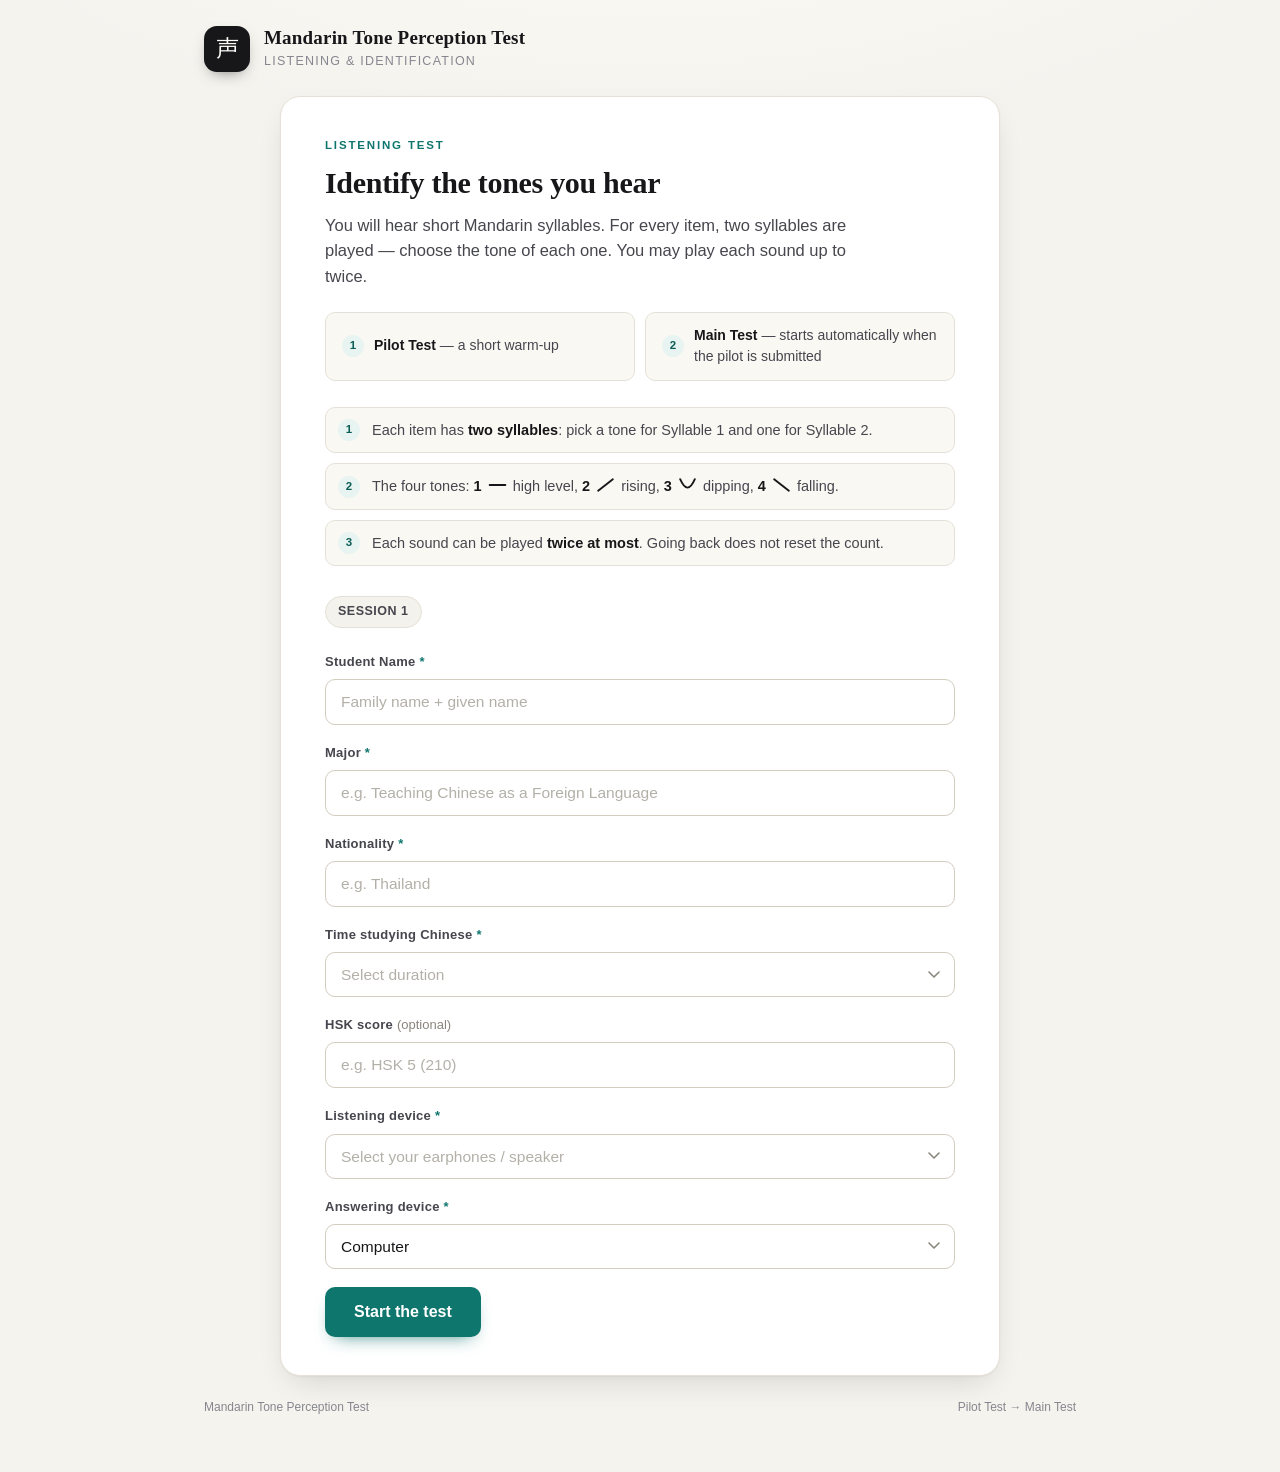
<file: index.html>
<!DOCTYPE html>
<html lang="en">
<head>
<meta charset="utf-8" />
<meta name="viewport" content="width=device-width, initial-scale=1" />
<title>Mandarin Tone Perception Test</title>
<link rel="icon" href="data:image/svg+xml,%3Csvg xmlns=%27http://www.w3.org/2000/svg%27 viewBox=%270 0 32 32%27%3E%3Crect width=%2732%27 height=%2732%27 rx=%277%27 fill=%27%2317171a%27/%3E%3Ctext x=%2716%27 y=%2723%27 font-size=%2719%27 text-anchor=%27middle%27 fill=%27%23fdfcf8%27 font-family=%27serif%27%3E%E5%A3%B0%3C/text%3E%3C/svg%3E" />
<link rel="stylesheet" href="assets/styles.css" />
</head>
<body data-test-type="entry">

<header class="topbar">
  <div class="brand">
    <span class="brand-mark">声</span>
    <div>
      <h1>Mandarin Tone Perception Test</h1>
      <p class="brand-sub">Listening &amp; identification</p>
    </div>
  </div>
</header>

<main class="wrap">

  <section class="card entry-card">
    <p class="eyebrow">Listening test</p>
    <h2>Identify the tones you hear</h2>
    <p class="lead">You will hear short Mandarin syllables. For every item, two syllables are played &mdash; choose the tone of each one. You may play each sound up to twice.</p>

    <ol class="steps">
      <li><span class="step-num">1</span><span class="step-text"><strong>Pilot Test</strong> &mdash; a short warm-up</span></li>
      <li><span class="step-num">2</span><span class="step-text"><strong>Main Test</strong> &mdash; starts automatically when the pilot is submitted</span></li>
    </ol>

    <ul class="rules">
      <li><span class="rule-icon">1</span> Each item has <strong>two syllables</strong>: pick a tone for Syllable 1 and one for Syllable 2.</li>
      <li><span class="rule-icon">2</span> The four tones: <strong>1 <span class="tone-mark" aria-hidden="true"><svg viewBox="0 0 40 34"><path d="M5 17H35"/></svg></span></strong> high level, <strong>2 <span class="tone-mark" aria-hidden="true"><svg viewBox="0 0 40 34"><path d="M6 28L34 6"/></svg></span></strong> rising, <strong>3 <span class="tone-mark" aria-hidden="true"><svg viewBox="0 0 40 34"><path d="M6 6Q20 38 34 6"/></svg></span></strong> dipping, <strong>4 <span class="tone-mark" aria-hidden="true"><svg viewBox="0 0 40 34"><path d="M6 6L34 28"/></svg></span></strong> falling.</li>
      <li><span class="rule-icon">3</span> Each sound can be played <strong>twice at most</strong>. Going back does not reset the count.</li>
    </ul>

    <form id="startForm" class="form" novalidate>
      <p class="session-chip" id="sessionChip" hidden></p>
      <div class="field">
        <label for="nameInput">Student Name <span class="req">*</span></label>
        <input id="nameInput" name="studentName" type="text" autocomplete="name" required placeholder="Family name + given name" />
      </div>
      <div class="field">
        <label for="majorInput">Major <span class="req">*</span></label>
        <input id="majorInput" name="major" type="text" autocomplete="off" required placeholder="e.g. Teaching Chinese as a Foreign Language" />
      </div>
      <div class="field">
        <label for="nationalityInput">Nationality <span class="req">*</span></label>
        <input id="nationalityInput" name="nationality" type="text" autocomplete="country-name" required placeholder="e.g. Thailand" />
      </div>
      <div class="field">
        <label for="yearsSelect">Time studying Chinese <span class="req">*</span></label>
        <select id="yearsSelect" name="yearsStudy" required>
          <option value="">Select duration</option>
          <option>1-3 months</option>
          <option>3-6 months</option>
          <option>6-12 months</option>
          <option>1-3 years</option>
          <option>3-5 years</option>
          <option>5-10 years</option>
          <option>More than 10 years</option>
        </select>
      </div>
      <div class="field">
        <label for="hskInput">HSK score <span class="opt">(optional)</span></label>
        <input id="hskInput" name="hsk" type="text" autocomplete="off" placeholder="e.g. HSK 5 (210)" />
      </div>
      <div class="field">
        <label for="listenSelect">Listening device <span class="req">*</span></label>
        <select id="listenSelect" name="listenDevice" required>
          <option value="">Select your earphones / speaker</option>
          <option>Bluetooth earphones</option>
          <option>Wired earphones</option>
          <option>Phone speaker</option>
          <option>Computer speaker</option>
        </select>
      </div>
      <div class="field">
        <label for="answerSelect">Answering device <span class="req">*</span></label>
        <select id="answerSelect" name="answerDevice" required>
          <option value="">Select your device</option>
          <option>Phone</option>
          <option>Computer</option>
        </select>
      </div>
      <p class="form-error" id="formError" role="alert" hidden></p>
      <div>
        <button class="btn btn-primary btn-lg" id="startBtn" type="submit">Start the test</button>
      </div>
    </form>
  </section>

</main>

<footer class="foot">
  <span>Mandarin Tone Perception Test</span>
  <span>Pilot Test &rarr; Main Test</span>
</footer>

<script>
(function () {
  "use strict";

  var form = document.getElementById("startForm");
  var nameInput = document.getElementById("nameInput");
  var majorInput = document.getElementById("majorInput");
  var nationalityInput = document.getElementById("nationalityInput");
  var yearsSelect = document.getElementById("yearsSelect");
  var hskInput = document.getElementById("hskInput");
  var listenSelect = document.getElementById("listenSelect");
  var answerSelect = document.getElementById("answerSelect");
  var sessionChip = document.getElementById("sessionChip");
  var error = document.getElementById("formError");
  var startBtn = document.getElementById("startBtn");

  /* ?session=2 on the link decides which group this run belongs to.
     Three groups, three links — the only difference is the ending. */
  var session = "";
  try {
    var m = String(window.location.search || "").match(/[?&]session=([^&]+)/);
    if (m) session = decodeURIComponent(m[1]).replace(/\+/g, " ").trim();
  } catch (err) { session = ""; }
  if (!session) session = "1";

  if (sessionChip) {
    sessionChip.hidden = false;
    sessionChip.textContent = "Session " + session;
  }

  // Pre-select the likely answering device, still changeable.
  try {
    var isPhone = /Android|iPhone|iPad|iPod|Mobile/i.test(navigator.userAgent);
    answerSelect.value = isPhone ? "Phone" : "Computer";
  } catch (err) { /* leave blank */ }

  try {
    var saved = JSON.parse(sessionStorage.getItem("ttp.student") || "null");
    if (saved && saved.name && saved.major) {
      nameInput.value = saved.name;
      majorInput.value = saved.major;
      if (saved.nationality && nationalityInput) nationalityInput.value = saved.nationality;
      if (saved.years && yearsSelect) yearsSelect.value = saved.years;
      if (saved.hsk && hskInput) hskInput.value = saved.hsk;
      if (saved.listen) listenSelect.value = saved.listen;
      if (saved.answer) answerSelect.value = saved.answer;
    }
  } catch (err) { /* first visit */ }

  [nameInput, majorInput, nationalityInput, yearsSelect, hskInput, listenSelect, answerSelect].forEach(function (input) {
    if (!input) return;
    input.addEventListener("input", function () {
      if (!error.hidden) error.hidden = true;
    });
    input.addEventListener("change", function () {
      if (!error.hidden) error.hidden = true;
    });
  });

  form.addEventListener("submit", function (e) {
    e.preventDefault();

    var name = nameInput.value.trim();
    var major = majorInput.value.trim();
    var nationality = nationalityInput ? nationalityInput.value.trim() : "";
    var years = yearsSelect ? yearsSelect.value : "";
    var hsk = hskInput ? hskInput.value.trim() : "";
    var listen = listenSelect.value;
    var answer = answerSelect.value;

    if (!name || !major || !nationality || !years || !listen || !answer) {
      error.hidden = false;
      if (!name) {
        error.textContent = "Please enter your name before starting.";
        nameInput.focus();
      } else if (!major) {
        error.textContent = "Please enter your major before starting.";
        majorInput.focus();
      } else if (!nationality) {
        error.textContent = "Please enter your nationality before starting.";
        nationalityInput.focus();
      } else if (!years) {
        error.textContent = "Please choose how long you have studied Chinese.";
        yearsSelect.focus();
      } else if (!listen) {
        error.textContent = "Please choose what you are listening with.";
        listenSelect.focus();
      } else {
        error.textContent = "Please choose the device you are answering on.";
        answerSelect.focus();
      }
      return;
    }

    try {
      sessionStorage.setItem("ttp.student", JSON.stringify({
        name: name, major: major, nationality: nationality, years: years, hsk: hsk,
        listen: listen, answer: answer
      }));
    } catch (err) { /* storage blocked — the URL still carries the values */ }

    startBtn.disabled = true;
    var q = "?name=" + encodeURIComponent(name) +
      "&major=" + encodeURIComponent(major) +
      "&nat=" + encodeURIComponent(nationality) +
      "&years=" + encodeURIComponent(years) +
      "&hsk=" + encodeURIComponent(hsk) +
      "&session=" + encodeURIComponent(session) +
      "&listen=" + encodeURIComponent(listen) +
      "&answer=" + encodeURIComponent(answer) +
      "&from=entry";
    window.location.href = "pilot.html" + q;
  });
})();
</script>
</body>
</html>
</file>
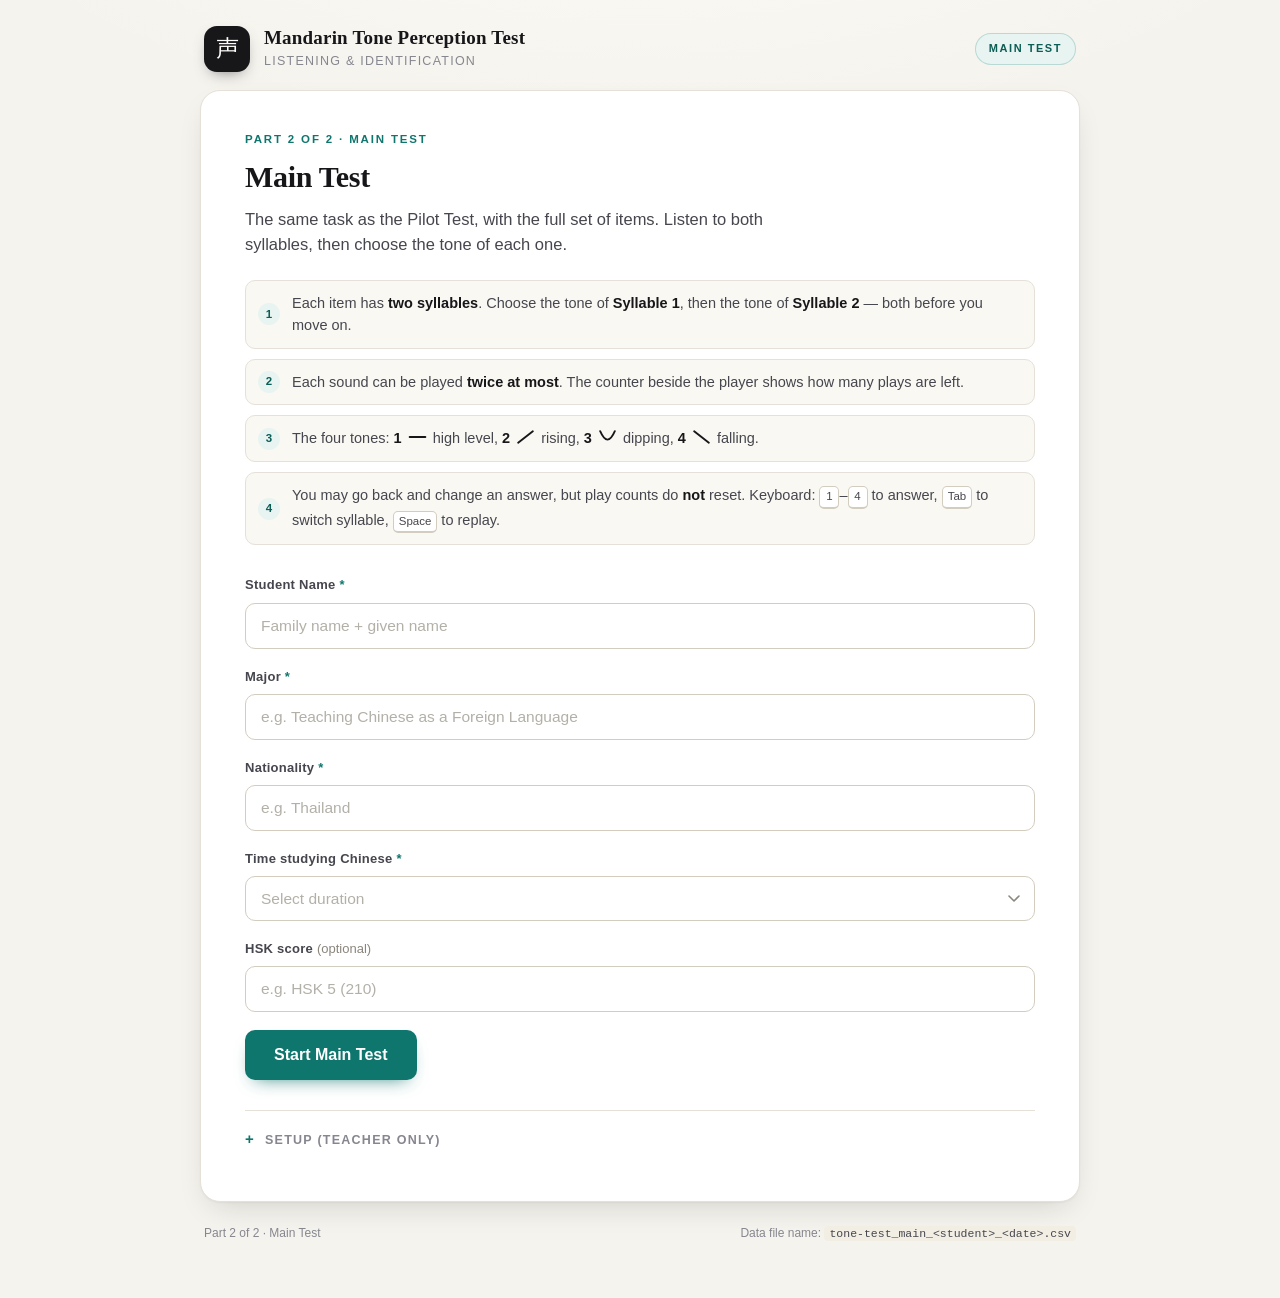
<file: main.html>
<!DOCTYPE html>
<html lang="en">
<head>
<meta charset="utf-8" />
<meta name="viewport" content="width=device-width, initial-scale=1" />
<title>Main Test · Mandarin Tone Perception</title>
<link rel="icon" href="data:image/svg+xml,%3Csvg xmlns=%27http://www.w3.org/2000/svg%27 viewBox=%270 0 32 32%27%3E%3Crect width=%2732%27 height=%2732%27 rx=%277%27 fill=%27%2317171a%27/%3E%3Ctext x=%2716%27 y=%2723%27 font-size=%2719%27 text-anchor=%27middle%27 fill=%27%23fdfcf8%27 font-family=%27serif%27%3E%E5%A3%B0%3C/text%3E%3C/svg%3E" />
<link rel="stylesheet" href="assets/styles.css" />
</head>
<body data-test-type="main">

<header class="topbar">
  <div class="brand">
    <span class="brand-mark">声</span>
    <div>
      <h1>Mandarin Tone Perception Test</h1>
      <p class="brand-sub">Listening &amp; identification</p>
    </div>
  </div>
  <span class="badge">Main Test</span>
</header>

<main class="wrap">

  <!-- ==================== 1. START ==================== -->
  <section id="screen-start" class="screen">
    <div class="card">
      <p class="eyebrow">Part 2 of 2 &middot; Main Test</p>
      <h2>Main Test</h2>
      <p class="lead">The same task as the Pilot Test, with the full set of items. Listen to both syllables, then choose the tone of each one.</p>

      <ul class="rules">
        <li><span class="rule-icon">1</span> Each item has <strong>two syllables</strong>. Choose the tone of <strong>Syllable 1</strong>, then the tone of <strong>Syllable 2</strong> &mdash; both before you move on.</li>
        <li><span class="rule-icon">2</span> Each sound can be played <strong>twice at most</strong>. The counter beside the player shows how many plays are left.</li>
        <li><span class="rule-icon">3</span> The four tones: <strong>1 <span class="tone-mark" aria-hidden="true"><svg viewBox="0 0 40 34"><path d="M5 17H35"/></svg></span></strong> high level, <strong>2 <span class="tone-mark" aria-hidden="true"><svg viewBox="0 0 40 34"><path d="M6 28L34 6"/></svg></span></strong> rising, <strong>3 <span class="tone-mark" aria-hidden="true"><svg viewBox="0 0 40 34"><path d="M6 6Q20 38 34 6"/></svg></span></strong> dipping, <strong>4 <span class="tone-mark" aria-hidden="true"><svg viewBox="0 0 40 34"><path d="M6 6L34 28"/></svg></span></strong> falling.</li>
        <li><span class="rule-icon">4</span> You may go back and change an answer, but play counts do <strong>not</strong> reset. Keyboard: <kbd>1</kbd>&ndash;<kbd>4</kbd> to answer, <kbd>Tab</kbd> to switch syllable, <kbd>Space</kbd> to replay.</li>
      </ul>

      <form id="startForm" class="form" novalidate>
        <div class="field">
          <label for="nameInput">Student Name <span class="req">*</span></label>
          <input id="nameInput" name="studentName" type="text" autocomplete="name" required placeholder="Family name + given name" />
        </div>
        <div class="field">
          <label for="majorInput">Major <span class="req">*</span></label>
          <input id="majorInput" name="major" type="text" autocomplete="off" required placeholder="e.g. Teaching Chinese as a Foreign Language" />
        </div>
        <div class="field">
          <label for="nationalityInput">Nationality <span class="req">*</span></label>
          <input id="nationalityInput" name="nationality" type="text" autocomplete="country-name" required placeholder="e.g. Thailand" />
        </div>
        <div class="field">
          <label for="yearsSelect">Time studying Chinese <span class="req">*</span></label>
          <select id="yearsSelect" name="yearsStudy" required>
            <option value="">Select duration</option>
            <option>1-3 months</option>
            <option>3-6 months</option>
            <option>6-12 months</option>
            <option>1-3 years</option>
            <option>3-5 years</option>
            <option>5-10 years</option>
            <option>More than 10 years</option>
          </select>
        </div>
        <div class="field">
          <label for="hskInput">HSK score <span class="opt">(optional)</span></label>
          <input id="hskInput" name="hsk" type="text" autocomplete="off" placeholder="e.g. HSK 5 (210)" />
        </div>
        <p class="form-error" id="formError" role="alert" hidden></p>
        <div>
          <button class="btn btn-primary btn-lg" id="startBtn" type="submit">Start Main Test</button>
        </div>
      </form>

      <div class="notice notice-warn" id="setupWarning" hidden></div>

      <details class="setup">
        <summary>Setup (teacher only)</summary>
        <div class="setup-body">

          <div class="setup-block">
            <h3>1 &middot; Load audio</h3>
            <p>Select the sound files for this test, or pick the whole folder. Files are matched in filename order:
              with <strong>two files per item</strong> the first pair goes to Syllable 1 and 2 of Item 1; with
              <strong>one file per item</strong> that file is used for both syllables. Paths written in
              <code>assets/config.js</code> take priority. Files loaded here live only in this browser tab.</p>
            <div class="setup-row">
              <label class="file-label">Choose files
                <input id="audioFiles" type="file" accept="audio/*,.mp3,.wav,.m4a,.ogg,.aac,.flac" multiple />
              </label>
              <label class="file-label">Choose folder
                <input id="audioFolder" type="file" webkitdirectory directory multiple />
              </label>
            </div>
            <p class="status-line" id="audioStatus"></p>
          </div>

          <div class="setup-block">
            <h3>2 &middot; Answer key</h3>
            <p>Two values per item, syllable 1 then syllable 2, e.g. <code>2-4, 1-1, 3-2, 4-4, 1-3</code>.
              A flat list (<code>2,4,1,1,3,2</code>) also works. Use <code>0</code> for a syllable that is not scored yet.
              A key saved here is remembered on this computer; a key written in <code>assets/config.js</code> is used otherwise.</p>
            <div class="setup-row">
              <input id="keyInput" class="key-input" type="text" spellcheck="false" placeholder="2-4, 1-1, 3-2" aria-label="Answer key" />
              <button class="btn btn-ghost btn-sm" id="applyKey" type="button">Apply</button>
              <button class="btn btn-ghost btn-sm" id="clearKey" type="button">Clear saved</button>
            </div>
            <p class="status-line" id="keyStatus"></p>
          </div>

          <div class="setup-block">
            <h3>3 &middot; Sending results</h3>
            <p>Every submission is saved as a CSV on the student's computer. To also collect it centrally, paste your
              Google Apps Script Web App URL into <code>ENDPOINT</code> at the top of <code>assets/app.js</code>;
              the page will then POST the same data as JSON.</p>
          </div>

        </div>
      </details>
    </div>
  </section>

  <!-- ==================== 2. TEST ==================== -->
  <section id="screen-test" class="screen" hidden>
    <div class="card">
      <div class="test-head">
        <div>
          <p class="eyebrow" id="whoMeta">&mdash;</p>
          <h2 class="q-title">Item <span id="qNum">1</span> <span class="q-of">of <span id="qTotal">10</span></span></h2>
        </div>
        <div class="pill" id="playsPill">2 plays left</div>
      </div>

      <div class="bar"><div class="bar-fill" id="bar"></div></div>

      <div id="players" class="players"></div>
      <div id="syllables" class="syllables"></div>

      <p class="audio-note" id="audioNote" hidden></p>

      <div class="test-nav">
        <button class="btn btn-ghost" id="prevBtn" type="button">&#8592; Previous</button>
        <button class="btn btn-primary" id="nextBtn" type="button">Next &#8594;</button>
      </div>
    </div>
  </section>

  <!-- ==================== 3. DONE ==================== -->
  <section id="screen-done" class="screen" hidden>
    <div class="card">
      <p class="eyebrow">Submitted &middot; Main Test</p>
      <h2>Thank you, <span id="doneName">&mdash;</span></h2>
      <p class="lead">Your responses have been recorded. A CSV file has been saved to your downloads folder.</p>

      <div class="score">
        <div class="score-main"><span id="scoreValue">&ndash;</span><span class="score-den" id="scoreDen"></span></div>
        <p class="score-sub" id="scoreSub"></p>
      </div>

      <div class="actions">
        <button class="btn btn-ghost" id="downloadBtn" type="button">Download CSV again</button>
        <button class="btn btn-ghost" id="finishBtn" type="button">Finish &middot; new student</button>
      </div>
      <p class="post-status" id="postStatus"></p>

      <details class="review" open>
        <summary>Review answers</summary>
        <div class="table-wrap">
          <table>
            <thead>
              <tr>
                <th class="num">#</th>
                <th>Audio file</th>
                <th class="num">Response</th>
                <th class="num">Key</th>
                <th class="num">Plays</th>
                <th>Result</th>
              </tr>
            </thead>
            <tbody id="summaryBody"></tbody>
          </table>
        </div>
      </details>
    </div>
  </section>

</main>

<footer class="foot">
  <span>Part 2 of 2 &middot; Main Test</span>
  <span>Data file name: <code>tone-test_main_&lt;student&gt;_&lt;date&gt;.csv</code></span>
</footer>

<div class="toast" id="toast" role="status" aria-live="polite"></div>

<script src="assets/config.js"></script>
<script src="assets/app.js"></script>
</body>
</html>
</file>
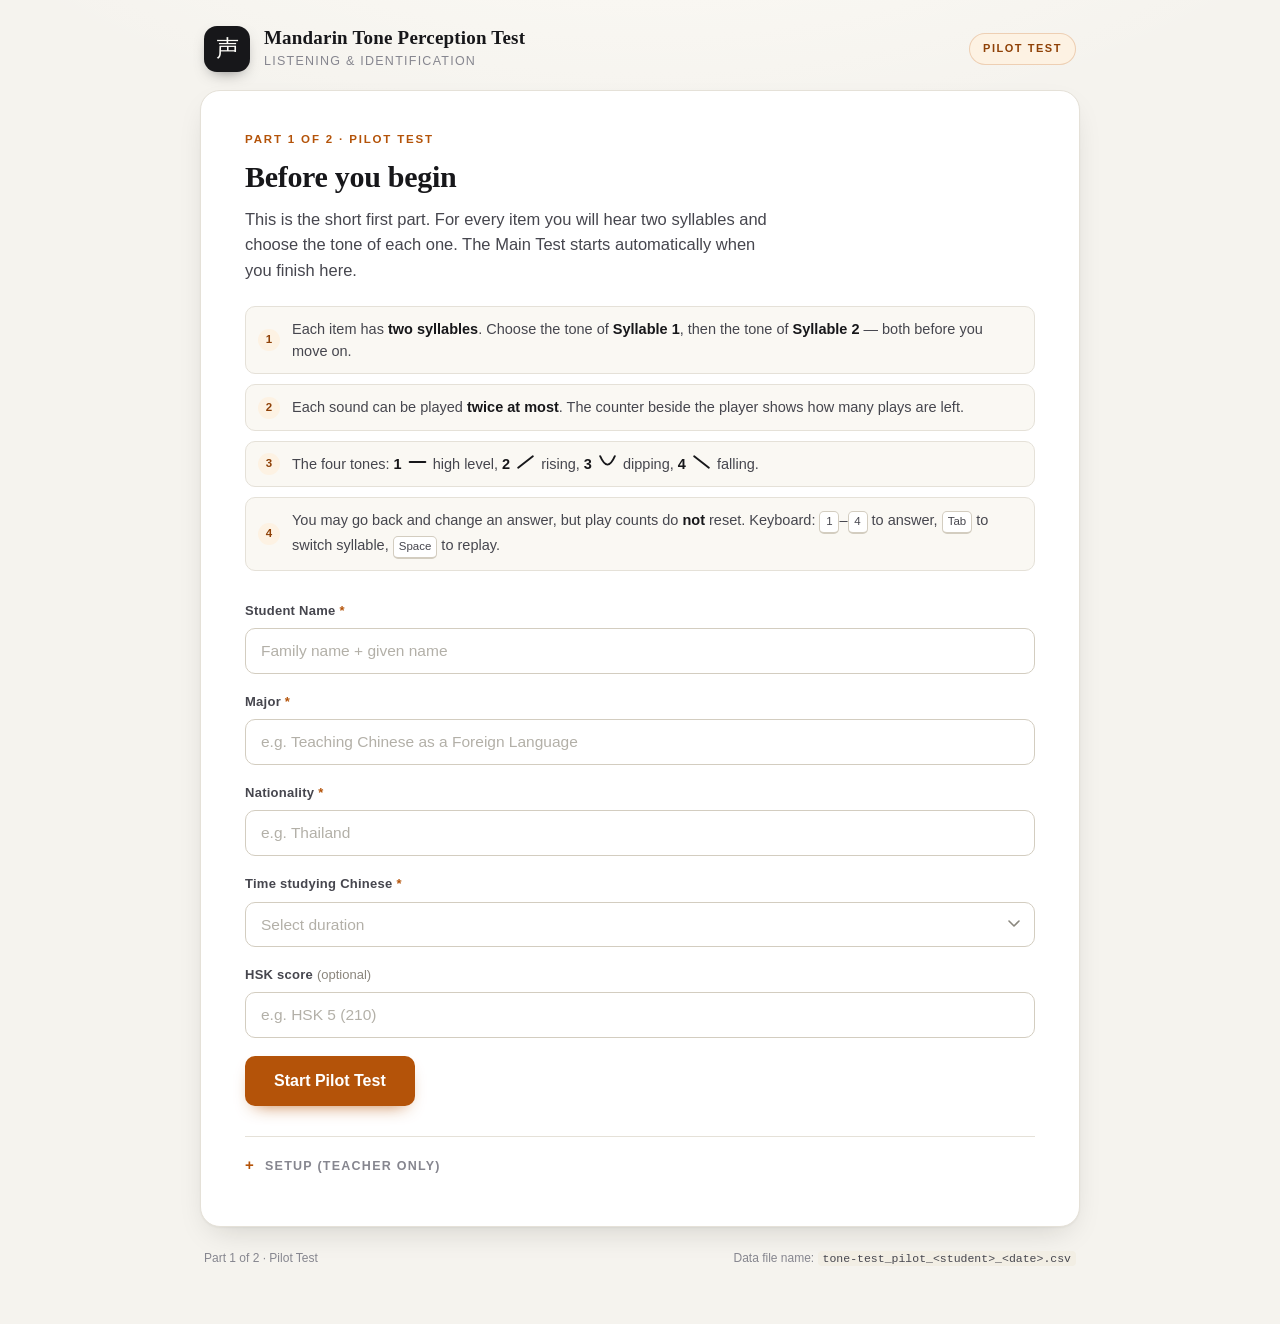
<file: pilot.html>
<!DOCTYPE html>
<html lang="en">
<head>
<meta charset="utf-8" />
<meta name="viewport" content="width=device-width, initial-scale=1" />
<title>Pilot Test · Mandarin Tone Perception</title>
<link rel="icon" href="data:image/svg+xml,%3Csvg xmlns=%27http://www.w3.org/2000/svg%27 viewBox=%270 0 32 32%27%3E%3Crect width=%2732%27 height=%2732%27 rx=%277%27 fill=%27%2317171a%27/%3E%3Ctext x=%2716%27 y=%2723%27 font-size=%2719%27 text-anchor=%27middle%27 fill=%27%23fdfcf8%27 font-family=%27serif%27%3E%E5%A3%B0%3C/text%3E%3C/svg%3E" />
<link rel="stylesheet" href="assets/styles.css" />
</head>
<body data-test-type="pilot" data-next="main.html">

<header class="topbar">
  <div class="brand">
    <span class="brand-mark">声</span>
    <div>
      <h1>Mandarin Tone Perception Test</h1>
      <p class="brand-sub">Listening &amp; identification</p>
    </div>
  </div>
  <span class="badge">Pilot Test</span>
</header>

<main class="wrap">

  <!-- ==================== 1. START ==================== -->
  <section id="screen-start" class="screen">
    <div class="card">
      <p class="eyebrow">Part 1 of 2 &middot; Pilot Test</p>
      <h2>Before you begin</h2>
      <p class="lead">This is the short first part. For every item you will hear two syllables and choose the tone of each one. The Main Test starts automatically when you finish here.</p>

      <ul class="rules">
        <li><span class="rule-icon">1</span> Each item has <strong>two syllables</strong>. Choose the tone of <strong>Syllable 1</strong>, then the tone of <strong>Syllable 2</strong> &mdash; both before you move on.</li>
        <li><span class="rule-icon">2</span> Each sound can be played <strong>twice at most</strong>. The counter beside the player shows how many plays are left.</li>
        <li><span class="rule-icon">3</span> The four tones: <strong>1 <span class="tone-mark" aria-hidden="true"><svg viewBox="0 0 40 34"><path d="M5 17H35"/></svg></span></strong> high level, <strong>2 <span class="tone-mark" aria-hidden="true"><svg viewBox="0 0 40 34"><path d="M6 28L34 6"/></svg></span></strong> rising, <strong>3 <span class="tone-mark" aria-hidden="true"><svg viewBox="0 0 40 34"><path d="M6 6Q20 38 34 6"/></svg></span></strong> dipping, <strong>4 <span class="tone-mark" aria-hidden="true"><svg viewBox="0 0 40 34"><path d="M6 6L34 28"/></svg></span></strong> falling.</li>
        <li><span class="rule-icon">4</span> You may go back and change an answer, but play counts do <strong>not</strong> reset. Keyboard: <kbd>1</kbd>&ndash;<kbd>4</kbd> to answer, <kbd>Tab</kbd> to switch syllable, <kbd>Space</kbd> to replay.</li>
      </ul>

      <form id="startForm" class="form" novalidate>
        <div class="field">
          <label for="nameInput">Student Name <span class="req">*</span></label>
          <input id="nameInput" name="studentName" type="text" autocomplete="name" required placeholder="Family name + given name" />
        </div>
        <div class="field">
          <label for="majorInput">Major <span class="req">*</span></label>
          <input id="majorInput" name="major" type="text" autocomplete="off" required placeholder="e.g. Teaching Chinese as a Foreign Language" />
        </div>
        <div class="field">
          <label for="nationalityInput">Nationality <span class="req">*</span></label>
          <input id="nationalityInput" name="nationality" type="text" autocomplete="country-name" required placeholder="e.g. Thailand" />
        </div>
        <div class="field">
          <label for="yearsSelect">Time studying Chinese <span class="req">*</span></label>
          <select id="yearsSelect" name="yearsStudy" required>
            <option value="">Select duration</option>
            <option>1-3 months</option>
            <option>3-6 months</option>
            <option>6-12 months</option>
            <option>1-3 years</option>
            <option>3-5 years</option>
            <option>5-10 years</option>
            <option>More than 10 years</option>
          </select>
        </div>
        <div class="field">
          <label for="hskInput">HSK score <span class="opt">(optional)</span></label>
          <input id="hskInput" name="hsk" type="text" autocomplete="off" placeholder="e.g. HSK 5 (210)" />
        </div>
        <p class="form-error" id="formError" role="alert" hidden></p>
        <div>
          <button class="btn btn-primary btn-lg" id="startBtn" type="submit">Start Pilot Test</button>
        </div>
      </form>

      <div class="notice notice-warn" id="setupWarning" hidden></div>

      <details class="setup">
        <summary>Setup (teacher only)</summary>
        <div class="setup-body">

          <div class="setup-block">
            <h3>1 &middot; Load audio</h3>
            <p>Select the sound files for this test, or pick the whole folder. Files are matched in filename order:
              with <strong>two files per item</strong> the first pair goes to Syllable 1 and 2 of Item 1; with
              <strong>one file per item</strong> that file is used for both syllables. Paths written in
              <code>assets/config.js</code> take priority. Files loaded here live only in this browser tab.</p>
            <div class="setup-row">
              <label class="file-label">Choose files
                <input id="audioFiles" type="file" accept="audio/*,.mp3,.wav,.m4a,.ogg,.aac,.flac" multiple />
              </label>
              <label class="file-label">Choose folder
                <input id="audioFolder" type="file" webkitdirectory directory multiple />
              </label>
            </div>
            <p class="status-line" id="audioStatus"></p>
          </div>

          <div class="setup-block">
            <h3>2 &middot; Answer key</h3>
            <p>Two values per item, syllable 1 then syllable 2, e.g. <code>2-4, 1-1, 3-2, 4-4, 1-3</code>.
              A flat list (<code>2,4,1,1,3,2</code>) also works. Use <code>0</code> for a syllable that is not scored yet.
              A key saved here is remembered on this computer; a key written in <code>assets/config.js</code> is used otherwise.</p>
            <div class="setup-row">
              <input id="keyInput" class="key-input" type="text" spellcheck="false" placeholder="2-4, 1-1, 3-2" aria-label="Answer key" />
              <button class="btn btn-ghost btn-sm" id="applyKey" type="button">Apply</button>
              <button class="btn btn-ghost btn-sm" id="clearKey" type="button">Clear saved</button>
            </div>
            <p class="status-line" id="keyStatus"></p>
          </div>

          <div class="setup-block">
            <h3>3 &middot; Sending results</h3>
            <p>Every submission is saved as a CSV on the student's computer. To also collect it centrally, paste your
              Google Apps Script Web App URL into <code>ENDPOINT</code> at the top of <code>assets/app.js</code>;
              the page will then POST the same data as JSON.</p>
          </div>

        </div>
      </details>
    </div>
  </section>

  <!-- ==================== 2. TEST ==================== -->
  <section id="screen-test" class="screen" hidden>
    <div class="card">
      <div class="test-head">
        <div>
          <p class="eyebrow" id="whoMeta">&mdash;</p>
          <h2 class="q-title">Item <span id="qNum">1</span> <span class="q-of">of <span id="qTotal">5</span></span></h2>
        </div>
        <div class="pill" id="playsPill">2 plays left</div>
      </div>

      <div class="bar"><div class="bar-fill" id="bar"></div></div>

      <div id="players" class="players"></div>
      <div id="syllables" class="syllables"></div>

      <p class="audio-note" id="audioNote" hidden></p>

      <div class="test-nav">
        <button class="btn btn-ghost" id="prevBtn" type="button">&#8592; Previous</button>
        <button class="btn btn-primary" id="nextBtn" type="button">Next &#8594;</button>
      </div>
    </div>
  </section>

  <!-- ==================== 3. DONE ==================== -->
  <section id="screen-done" class="screen" hidden>
    <div class="card">
      <p class="eyebrow">Submitted &middot; Pilot Test</p>
      <h2>Pilot Test complete</h2>
      <p class="lead">Thank you, <span id="doneName">&mdash;</span>. Your answers are saved and a CSV file has been downloaded.</p>

      <div class="score">
        <div class="score-main"><span id="scoreValue">&ndash;</span><span class="score-den" id="scoreDen"></span></div>
        <p class="score-sub" id="scoreSub"></p>
      </div>

      <div class="next-box" id="nextBox" hidden>
        <p class="next-title">Next: Main Test</p>
        <p class="next-text">The Main Test starts automatically in <strong id="countdown">6 s</strong>.
          Keep this window open &mdash; the page will change by itself.</p>
        <button class="btn btn-primary btn-lg" id="nextNowBtn" type="button" disabled>Waiting for the server&hellip;</button>
      </div>

      <div class="actions">
        <button class="btn btn-ghost" id="downloadBtn" type="button">Download CSV again</button>
        <button class="btn btn-ghost" id="finishBtn" type="button">Start a new student</button>
      </div>
      <p class="post-status" id="postStatus"></p>

      <details class="review">
        <summary>Review answers</summary>
        <div class="table-wrap">
          <table>
            <thead>
              <tr>
                <th class="num">#</th>
                <th>Audio file</th>
                <th class="num">Response</th>
                <th class="num">Key</th>
                <th class="num">Plays</th>
                <th>Result</th>
              </tr>
            </thead>
            <tbody id="summaryBody"></tbody>
          </table>
        </div>
      </details>
    </div>
  </section>

</main>

<footer class="foot">
  <span>Part 1 of 2 &middot; Pilot Test</span>
  <span>Data file name: <code>tone-test_pilot_&lt;student&gt;_&lt;date&gt;.csv</code></span>
</footer>

<div class="toast" id="toast" role="status" aria-live="polite"></div>

<script src="assets/config.js"></script>
<script src="assets/app.js"></script>
</body>
</html>
</file>
<file: assets/styles.css>
/* ============================================================================
   Mandarin Tone Perception Test — shared styles
   ========================================================================== */

:root {
  --paper: #f5f3ee;
  --card: #ffffff;
  --ink: #17171a;
  --ink-2: #46464e;
  --muted: #86868f;
  --line: #e5e1d8;
  --line-strong: #d3cdc0;

  --accent: #0f766e;
  --accent-ink: #0b5d56;
  --accent-soft: #e8f4f1;

  --correct: #15803d;
  --correct-soft: #e9f6ed;
  --wrong: #b3352f;
  --wrong-soft: #fbeceb;
  --sand: #f2ede2;

  --radius-lg: 20px;
  --radius: 14px;
  --radius-sm: 10px;

  --shadow: 0 1px 2px rgba(24, 20, 12, .04), 0 12px 32px -12px rgba(24, 20, 12, .18);
  --font-ui: ui-sans-serif, -apple-system, "Segoe UI", Roboto, "Helvetica Neue",
             "PingFang SC", "Microsoft YaHei", Arial, sans-serif;
  --font-display: "Iowan Old Style", "Palatino Linotype", Palatino, Georgia,
                  "Songti SC", "Times New Roman", serif;
}

body[data-test-type="pilot"] {
  --accent: #b45309;
  --accent-ink: #8f4107;
  --accent-soft: #fdf2e3;
}

body[data-test-type="main"] {
  --accent: #0f766e;
  --accent-ink: #0b5d56;
  --accent-soft: #e8f4f1;
}

* { box-sizing: border-box; }

html { -webkit-text-size-adjust: 100%; }

body {
  margin: 0;
  min-height: 100vh;
  padding: 0 20px 56px;
  font-family: var(--font-ui);
  font-size: 16px;
  line-height: 1.55;
  color: var(--ink);
  background:
    radial-gradient(1100px 520px at 50% -220px, #fffdf8 0%, rgba(255, 253, 248, 0) 70%),
    var(--paper);
  -webkit-font-smoothing: antialiased;
}

[hidden] { display: none !important; }

/* ---------- top bar ---------- */

.topbar {
  max-width: 880px;
  margin: 0 auto;
  padding: 26px 4px 18px;
  display: flex;
  align-items: center;
  justify-content: space-between;
  gap: 16px;
}

.brand { display: flex; align-items: center; gap: 14px; min-width: 0; }

.brand-mark {
  flex: 0 0 auto;
  width: 46px; height: 46px;
  display: grid; place-items: center;
  border-radius: 13px;
  background: var(--ink);
  color: #fdfcf8;
  font-family: var(--font-display);
  font-size: 23px;
  line-height: 1;
  padding-bottom: 2px;
  box-shadow: 0 6px 16px -8px rgba(23, 23, 26, .7);
}

.brand h1 {
  margin: 0;
  font-family: var(--font-display);
  font-size: 19px;
  font-weight: 600;
  letter-spacing: .01em;
  line-height: 1.25;
}

.brand-sub {
  margin: 2px 0 0;
  font-size: 12.5px;
  letter-spacing: .1em;
  text-transform: uppercase;
  color: var(--muted);
}

.badge {
  flex: 0 0 auto;
  padding: 6px 13px;
  border-radius: 999px;
  font-size: 11px;
  font-weight: 700;
  letter-spacing: .14em;
  text-transform: uppercase;
  color: var(--accent-ink);
  background: var(--accent-soft);
  border: 1px solid color-mix(in srgb, var(--accent) 22%, transparent);
}

/* ---------- layout ---------- */

.wrap { max-width: 880px; margin: 0 auto; }

.card {
  background: var(--card);
  border: 1px solid var(--line);
  border-radius: var(--radius-lg);
  box-shadow: var(--shadow);
  padding: 40px 44px 38px;
}

.eyebrow {
  margin: 0 0 10px;
  font-size: 11.5px;
  font-weight: 700;
  letter-spacing: .16em;
  text-transform: uppercase;
  color: var(--accent);
}

h2 {
  margin: 0 0 12px;
  font-family: var(--font-display);
  font-size: 30px;
  line-height: 1.2;
  font-weight: 600;
  letter-spacing: -.01em;
}

.lead { margin: 0 0 22px; color: var(--ink-2); font-size: 16.5px; max-width: 58ch; }

/* ---------- start screen ---------- */

.rules {
  list-style: none;
  margin: 0 0 30px;
  padding: 0;
  display: grid;
  gap: 10px;
}

.rules li {
  position: relative;
  padding: 11px 16px 11px 46px;
  border-radius: var(--radius-sm);
  background: #faf8f3;
  border: 1px solid var(--line);
  font-size: 14.5px;
  color: var(--ink-2);
}

.rule-icon {
  position: absolute;
  left: 12px; top: 50%;
  transform: translateY(-50%);
  width: 22px; height: 22px;
  display: grid; place-items: center;
  border-radius: 999px;
  background: var(--accent-soft);
  color: var(--accent-ink);
  font-size: 11.5px;
  font-weight: 700;
}

.rules strong { color: var(--ink); font-weight: 600; }

code {
  padding: 1px 5px;
  border-radius: 4px;
  background: #f2eee4;
  font-family: ui-monospace, Menlo, Consolas, monospace;
  font-size: .88em;
  color: var(--ink-2);
}

kbd {
  display: inline-block;
  min-width: 20px;
  padding: 1px 5px;
  border: 1px solid var(--line-strong);
  border-bottom-width: 2px;
  border-radius: 5px;
  background: #fff;
  font-family: var(--font-ui);
  font-size: 11.5px;
  text-align: center;
  color: var(--ink-2);
}

.form { display: grid; gap: 18px; }

.field { display: grid; gap: 7px; }

.field label {
  font-size: 13px;
  font-weight: 600;
  letter-spacing: .02em;
  color: var(--ink-2);
}

.req { color: var(--accent); }

.opt {
  font-weight: 500;
  color: var(--ink-3, #8a857c);
  text-transform: none;
  letter-spacing: 0;
}

.field input {
  width: 100%;
  padding: 13px 15px;
  border: 1px solid var(--line-strong);
  border-radius: var(--radius-sm);
  background: #fff;
  font-family: inherit;
  font-size: 15.5px;
  color: var(--ink);
  transition: border-color .15s, box-shadow .15s;
}

.field input::placeholder { color: #b3b0a8; }

.field input:focus {
  outline: none;
  border-color: var(--accent);
  box-shadow: 0 0 0 3px color-mix(in srgb, var(--accent) 16%, transparent);
}

.field select {
  width: 100%;
  padding: 13px 38px 13px 15px;
  border: 1px solid var(--line-strong);
  border-radius: var(--radius-sm);
  background-color: #fff;
  background-image: url("data:image/svg+xml;charset=utf-8,%3Csvg xmlns='http://www.w3.org/2000/svg' width='12' height='8' viewBox='0 0 12 8'%3E%3Cpath d='M1 1l5 5 5-5' fill='none' stroke='%238a877e' stroke-width='1.6' stroke-linecap='round' stroke-linejoin='round'/%3E%3C/svg%3E");
  background-repeat: no-repeat;
  background-position: right 14px center;
  font-family: inherit;
  font-size: 15.5px;
  color: var(--ink);
  appearance: none;
  -webkit-appearance: none;
  transition: border-color .15s, box-shadow .15s;
}

.field select:invalid { color: #b3b0a8; }

.field select:focus {
  outline: none;
  border-color: var(--accent);
  box-shadow: 0 0 0 3px color-mix(in srgb, var(--accent) 16%, transparent);
}

.session-chip {
  margin: 0 0 6px;
  display: inline-block;
  align-self: flex-start;
  width: fit-content;
  padding: 5px 12px;
  border-radius: 999px;
  background: var(--bg-2, #f4f2ec);
  border: 1px solid var(--line);
  color: var(--ink-2);
  font-size: 12.5px;
  font-weight: 600;
  letter-spacing: .04em;
  text-transform: uppercase;
}

.form-error {
  margin: 0;
  padding: 10px 14px;
  border-radius: var(--radius-sm);
  background: var(--wrong-soft);
  border: 1px solid color-mix(in srgb, var(--wrong) 25%, transparent);
  color: var(--wrong);
  font-size: 14px;
}

/* ---------- buttons ---------- */

.btn {
  display: inline-flex;
  align-items: center;
  justify-content: center;
  gap: 8px;
  padding: 12px 22px;
  border-radius: var(--radius-sm);
  border: 1px solid transparent;
  font-family: inherit;
  font-size: 15px;
  font-weight: 600;
  cursor: pointer;
  transition: transform .12s, background .15s, border-color .15s, color .15s, opacity .15s;
  -webkit-tap-highlight-color: transparent;
}

.btn:active:not(:disabled) { transform: translateY(1px); }

.btn:disabled { opacity: .42; cursor: not-allowed; }

.btn-primary {
  background: var(--accent);
  color: #fff;
  box-shadow: 0 8px 18px -10px color-mix(in srgb, var(--accent) 90%, transparent);
}

.btn-primary:hover:not(:disabled) { background: var(--accent-ink); }

.btn-ghost {
  background: #fff;
  border-color: var(--line-strong);
  color: var(--ink-2);
}

.btn-ghost:hover:not(:disabled) { border-color: var(--ink-2); color: var(--ink); }

.btn-lg { padding: 15px 28px; font-size: 16px; }

.btn-sm { padding: 8px 14px; font-size: 13px; }

/* ---------- setup panel ---------- */

.setup {
  margin-top: 30px;
  border-top: 1px solid var(--line);
  padding-top: 4px;
}

.setup > summary {
  cursor: pointer;
  padding: 12px 0;
  list-style: none;
  font-size: 12.5px;
  font-weight: 700;
  letter-spacing: .1em;
  text-transform: uppercase;
  color: var(--muted);
  user-select: none;
}

.setup > summary::-webkit-details-marker { display: none; }

.setup > summary::before {
  content: "+";
  display: inline-block;
  width: 16px;
  margin-right: 4px;
  color: var(--accent);
  font-size: 15px;
}

.setup[open] > summary::before { content: "–"; }

.setup-body {
  display: grid;
  gap: 16px;
  padding: 6px 0 18px;
  font-size: 13.5px;
  color: var(--ink-2);
}

.setup-block {
  padding: 16px 18px;
  border: 1px dashed var(--line-strong);
  border-radius: var(--radius-sm);
  background: #fbf9f5;
}

.setup-block h3 {
  margin: 0 0 6px;
  font-size: 13px;
  font-weight: 700;
  letter-spacing: .04em;
  text-transform: uppercase;
  color: var(--ink);
}

.setup-block p { margin: 0 0 10px; font-size: 13px; line-height: 1.55; }

.setup-row { display: flex; flex-wrap: wrap; gap: 10px; align-items: center; }

.file-label {
  display: inline-flex;
  align-items: center;
  gap: 7px;
  padding: 8px 14px;
  border-radius: 8px;
  border: 1px solid var(--line-strong);
  background: #fff;
  font-size: 13px;
  font-weight: 600;
  color: var(--ink-2);
  cursor: pointer;
}

.file-label:hover { border-color: var(--accent); color: var(--accent-ink); }

.file-label input[type="file"] { display: none; }

.status-line { margin: 8px 0 0; font-size: 12.5px; color: var(--muted); }

.status-line.is-ok { color: var(--correct); }
.status-line.is-warn { color: #a1610a; }

.key-input {
  width: 100%;
  max-width: 420px;
  padding: 9px 12px;
  border: 1px solid var(--line-strong);
  border-radius: 8px;
  font-family: ui-monospace, Menlo, Consolas, monospace;
  font-size: 14px;
  letter-spacing: .1em;
  background: #fff;
  color: var(--ink);
}

.key-input:focus { outline: none; border-color: var(--accent); }

.notice {
  margin: 22px 0 0;
  padding: 13px 16px;
  border-radius: var(--radius-sm);
  font-size: 13.5px;
  line-height: 1.55;
}

.notice-warn {
  background: #fdf5e6;
  border: 1px solid #ecd9b0;
  color: #8a5a07;
}

/* ---------- test screen ---------- */

.test-head {
  display: flex;
  align-items: flex-start;
  justify-content: space-between;
  gap: 18px;
  margin-bottom: 6px;
}

.test-head .eyebrow { margin-bottom: 6px; }

.q-title {
  margin: 0;
  font-family: var(--font-display);
  font-size: 26px;
  font-weight: 600;
  letter-spacing: -.01em;
}

.q-of { color: var(--muted); font-size: 17px; font-weight: 400; }

.pill {
  flex: 0 0 auto;
  margin-top: 4px;
  padding: 6px 13px;
  border-radius: 999px;
  background: var(--sand);
  color: var(--ink-2);
  font-size: 12.5px;
  font-weight: 600;
  white-space: nowrap;
}

.pill.is-empty { background: var(--wrong-soft); color: var(--wrong); }

.bar {
  height: 4px;
  margin: 16px 0 26px;
  border-radius: 999px;
  background: var(--sand);
  overflow: hidden;
}

.bar-fill {
  height: 100%;
  width: 0;
  border-radius: 999px;
  background: var(--accent);
  transition: width .3s ease;
}

.player {
  display: flex;
  align-items: center;
  gap: 22px;
  padding: 22px 24px;
  border-radius: var(--radius);
  background: linear-gradient(180deg, #fbfaf6, #f7f4ec);
  border: 1px solid var(--line);
}

.play-btn {
  flex: 0 0 auto;
  width: 82px; height: 82px;
  display: grid; place-items: center;
  border: none;
  border-radius: 999px;
  background: var(--accent);
  color: #fff;
  cursor: pointer;
  box-shadow: 0 12px 24px -12px color-mix(in srgb, var(--accent) 85%, transparent);
  transition: transform .12s, background .15s, opacity .15s;
}

.play-btn:hover:not(:disabled) { transform: scale(1.03); background: var(--accent-ink); }
.play-btn:active:not(:disabled) { transform: scale(.98); }

.play-btn:disabled {
  background: #ece7dc;
  color: #a8a29a;
  cursor: not-allowed;
  box-shadow: none;
}

.play-btn svg { width: 30px; height: 30px; margin-left: 3px; }

.play-btn.is-playing svg { margin-left: 0; }

.player-info { min-width: 0; }

.player-status {
  margin: 0 0 3px;
  font-size: 15px;
  font-weight: 600;
  color: var(--ink);
}

.player-hint { margin: 0; font-size: 13.5px; color: var(--muted); }

.play-count {
  display: inline-block;
  margin-top: 8px;
  padding: 3px 9px;
  border-radius: 6px;
  background: #fff;
  border: 1px solid var(--line-strong);
  font-family: ui-monospace, Menlo, Consolas, monospace;
  font-size: 11.5px;
  letter-spacing: .06em;
  color: var(--ink-2);
}

/* Compact player, used when each syllable has its own sound file. */
.player--sm {
  flex: 0 0 auto;
  max-width: 100%;
  padding: 8px 14px 8px 10px;
  gap: 12px;
  border-radius: 999px;
  background: #fff;
}

.player--sm .play-btn {
  width: 40px; height: 40px;
  box-shadow: none;
}

.player--sm .play-btn svg { width: 18px; height: 18px; }

.player--sm .player-info {
  display: flex;
  align-items: center;
  gap: 10px;
  min-width: 0;
}

.player--sm .player-status { margin: 0; font-size: 12.5px; white-space: nowrap; }
.player--sm .player-hint { display: none; }
.player--sm .play-count { margin-top: 0; }

/* ---------- syllables: two rows of four tones per item ---------- */

.players { margin-bottom: 4px; }

.syllables {
  display: grid;
  gap: 18px;
  margin-top: 26px;
}

.syllable {
  padding: 16px 18px 18px;
  border: 1px solid var(--line);
  border-radius: var(--radius);
  background: #fcfbf7;
  transition: border-color .15s, background .15s, box-shadow .15s;
}

.syllable.is-active {
  border-color: color-mix(in srgb, var(--accent) 40%, var(--line));
  background: #fff;
  box-shadow: 0 2px 14px -10px rgba(24, 20, 12, .5);
}

.syllable-head {
  display: flex;
  align-items: center;
  justify-content: space-between;
  gap: 14px;
  flex-wrap: wrap;
  margin-bottom: 12px;
}

.syllable-label {
  position: relative;
  margin: 0;
  padding-left: 18px;
  font-size: 13px;
  font-weight: 700;
  letter-spacing: .08em;
  text-transform: uppercase;
  color: var(--muted);
}

.syllable-label::before {
  content: "";
  position: absolute;
  left: 0;
  top: 50%;
  transform: translateY(-50%);
  width: 8px; height: 8px;
  border-radius: 999px;
  border: 2px solid var(--line-strong);
  background: #fff;
}

.syllable.is-active .syllable-label { color: var(--accent-ink); }
.syllable.is-active .syllable-label::before { border-color: var(--accent); }

.syllable.is-answered .syllable-label::before {
  border-color: var(--accent);
  background: var(--accent);
}

.options {
  display: grid;
  grid-template-columns: repeat(4, 1fr);
  gap: 10px;
}

.option {
  position: relative;
  display: grid;
  justify-items: center;
  gap: 4px;
  padding: 14px 8px 11px;
  border: 1.5px solid var(--line-strong);
  border-radius: var(--radius);
  background: #fff;
  cursor: pointer;
  font-family: inherit;
  color: var(--ink);
  transition: border-color .14s, background .14s, transform .12s, box-shadow .14s;
}

.option:hover { border-color: var(--accent); background: #fffdf9; }
.option:active { transform: translateY(1px); }

.option.is-selected {
  border-color: var(--accent);
  background: var(--accent-soft);
  box-shadow: 0 0 0 3px color-mix(in srgb, var(--accent) 12%, transparent);
}

.option-head {
  display: flex;
  align-items: center;
  gap: 9px;
  line-height: 1;
}

.option-num {
  font-family: var(--font-display);
  font-size: 27px;
  line-height: 1;
  font-weight: 600;
  color: var(--ink);
}

/* The tone mark is the part that carries the meaning — draw it as a stroke. */
.option-mark {
  display: block;
  width: 33px;
  height: 28px;
  color: var(--accent);
}

.option-mark svg,
.tone-mark svg {
  display: block;
  width: 100%;
  height: 100%;
  fill: none;
  stroke: currentColor;
  stroke-width: 3.2;
  stroke-linecap: round;
  stroke-linejoin: round;
}

.option.is-selected .option-mark { color: var(--accent-ink); }

.option-name {
  font-size: 11.5px;
  line-height: 1.3;
  color: var(--muted);
  text-align: center;
}

.rules .tone-mark {
  display: inline-block;
  width: 21px;
  height: 18px;
  margin: 0 1px;
  color: var(--ink);
  vertical-align: -.16em;
}

.rules .tone-mark svg { stroke-width: 3.6; }

.audio-note {
  margin: 14px 0 0;
  font-size: 12.5px;
  color: #a1610a;
}

.test-nav {
  display: flex;
  justify-content: space-between;
  gap: 12px;
  margin-top: 30px;
  padding-top: 22px;
  border-top: 1px solid var(--line);
}

/* ---------- done screen ---------- */

.score {
  display: flex;
  align-items: baseline;
  gap: 16px;
  flex-wrap: wrap;
  margin: 6px 0 22px;
  padding: 20px 24px;
  border-radius: var(--radius);
  background: var(--accent-soft);
  border: 1px solid color-mix(in srgb, var(--accent) 18%, transparent);
}

.score-main {
  font-family: var(--font-display);
  font-size: 40px;
  line-height: 1;
  font-weight: 600;
  color: var(--accent-ink);
}

.score-den { font-size: 19px; color: var(--accent-ink); opacity: .6; margin-left: 3px; }

.score-sub { margin: 0; font-size: 14px; color: var(--ink-2); }

/* ---------- hand-off to the next test ---------- */

.next-box {
  display: grid;
  justify-items: start;
  gap: 10px;
  margin: 0 0 24px;
  padding: 20px 22px;
  border-radius: var(--radius);
  border: 1px solid color-mix(in srgb, var(--accent) 26%, transparent);
  background: var(--accent-soft);
}

.next-title {
  margin: 0;
  font-size: 11.5px;
  font-weight: 700;
  letter-spacing: .14em;
  text-transform: uppercase;
  color: var(--accent-ink);
}

.next-text { margin: 0; font-size: 14.5px; color: var(--ink-2); }
.next-text strong { color: var(--accent-ink); font-variant-numeric: tabular-nums; }
.next-box .btn { margin-top: 4px; }

.actions { display: flex; flex-wrap: wrap; gap: 10px; margin-bottom: 6px; }

.post-status {
  margin: 14px 0 0;
  font-size: 13px;
  color: var(--muted);
  min-height: 1.2em;
}

.post-status.is-ok { color: var(--correct); }
.post-status.is-err { color: var(--wrong); }

.review { margin-top: 28px; border-top: 1px solid var(--line); padding-top: 4px; }

.review > summary {
  cursor: pointer;
  padding: 12px 0;
  list-style: none;
  font-size: 12.5px;
  font-weight: 700;
  letter-spacing: .1em;
  text-transform: uppercase;
  color: var(--muted);
  user-select: none;
}

.review > summary::-webkit-details-marker { display: none; }

.table-wrap { overflow-x: auto; }

table {
  width: 100%;
  border-collapse: collapse;
  font-size: 13.5px;
}

th, td {
  padding: 9px 10px;
  text-align: left;
  border-bottom: 1px solid var(--line);
  white-space: nowrap;
}

th {
  font-size: 11px;
  font-weight: 700;
  letter-spacing: .08em;
  text-transform: uppercase;
  color: var(--muted);
  border-bottom-color: var(--line-strong);
}

td.num, th.num { text-align: center; font-variant-numeric: tabular-nums; }

.tag {
  display: inline-block;
  padding: 2px 8px;
  border-radius: 5px;
  font-size: 11.5px;
  font-weight: 600;
}

.tag-correct { background: var(--correct-soft); color: var(--correct); }
.tag-wrong { background: var(--wrong-soft); color: var(--wrong); }
.tag-neutral { background: var(--sand); color: var(--ink-2); }

/* ---------- footer / toast ---------- */

.foot {
  max-width: 880px;
  margin: 22px auto 0;
  padding: 0 4px;
  font-size: 12px;
  color: var(--muted);
  display: flex;
  justify-content: space-between;
  gap: 12px;
  flex-wrap: wrap;
}

.foot code {
  font-family: ui-monospace, Menlo, Consolas, monospace;
  font-size: 11.5px;
  color: var(--ink-2);
}

.toast {
  position: fixed;
  left: 50%;
  bottom: 28px;
  transform: translate(-50%, 16px);
  max-width: min(520px, calc(100vw - 40px));
  padding: 12px 20px;
  border-radius: 999px;
  background: rgba(23, 23, 26, .94);
  color: #fdfcf8;
  font-size: 13.5px;
  box-shadow: 0 14px 32px -14px rgba(0, 0, 0, .6);
  opacity: 0;
  pointer-events: none;
  transition: opacity .2s, transform .2s;
  z-index: 50;
}

.toast.is-visible { opacity: 1; transform: translate(-50%, 0); }

/* ---------- entry page (index.html) ---------- */

.entry-card { max-width: 720px; margin: 6px auto 0; }

.steps {
  list-style: none;
  margin: 0 0 26px;
  padding: 0;
  display: grid;
  grid-template-columns: 1fr 1fr;
  gap: 10px;
}

.steps li {
  display: grid;
  grid-template-columns: auto 1fr;
  align-items: center;
  gap: 10px;
  padding: 12px 16px;
  border: 1px solid var(--line);
  border-radius: var(--radius-sm);
  background: #faf8f3;
  font-size: 14px;
  color: var(--ink-2);
}

.steps strong { color: var(--ink); font-weight: 600; }

.step-num {
  flex: 0 0 auto;
  width: 22px; height: 22px;
  display: grid; place-items: center;
  border-radius: 999px;
  background: var(--accent-soft);
  color: var(--accent-ink);
  font-size: 11.5px;
  font-weight: 700;
}

/* ---------- responsive ---------- */

@media (max-width: 720px) {
  body { padding: 0 14px 44px; }
  .card { padding: 26px 18px 24px; border-radius: 16px; }
  h2 { font-size: 25px; }
  .options { grid-template-columns: repeat(2, 1fr); }
  .steps { grid-template-columns: 1fr; }
  .entry-card { margin-top: 2px; }
  .player { gap: 16px; padding: 16px; }
  .play-btn { width: 64px; height: 64px; }
  .syllable { padding: 13px 12px 14px; }
  .syllable-head { gap: 10px; }
  .syllable-label { font-size: 11.5px; }
  .option { padding: 11px 6px 9px; }
  .option-num { font-size: 23px; }
  .option-mark { width: 26px; height: 22px; }
  .option-name { font-size: 10.5px; }
  .player--sm { padding: 6px 12px 6px 8px; gap: 9px; }
  .player--sm .play-btn { width: 36px; height: 36px; }
  .player--sm .player-status { font-size: 11.5px; }
  .test-nav { flex-direction: column-reverse; }
  .test-nav .btn { width: 100%; }
  .score-main { font-size: 34px; }
  .next-box { padding: 16px; }

  .topbar { padding: 18px 2px 14px; gap: 10px; }
  .brand { gap: 10px; }
  .brand-mark { width: 38px; height: 38px; font-size: 19px; border-radius: 11px; }
  .brand h1 { font-size: 15.5px; }
  .brand-sub { font-size: 11px; letter-spacing: .08em; }
  .badge { padding: 5px 10px; font-size: 10px; letter-spacing: .1em; }
}

@media (prefers-reduced-motion: reduce) {
  * { transition: none !important; animation: none !important; }
}
</file>
